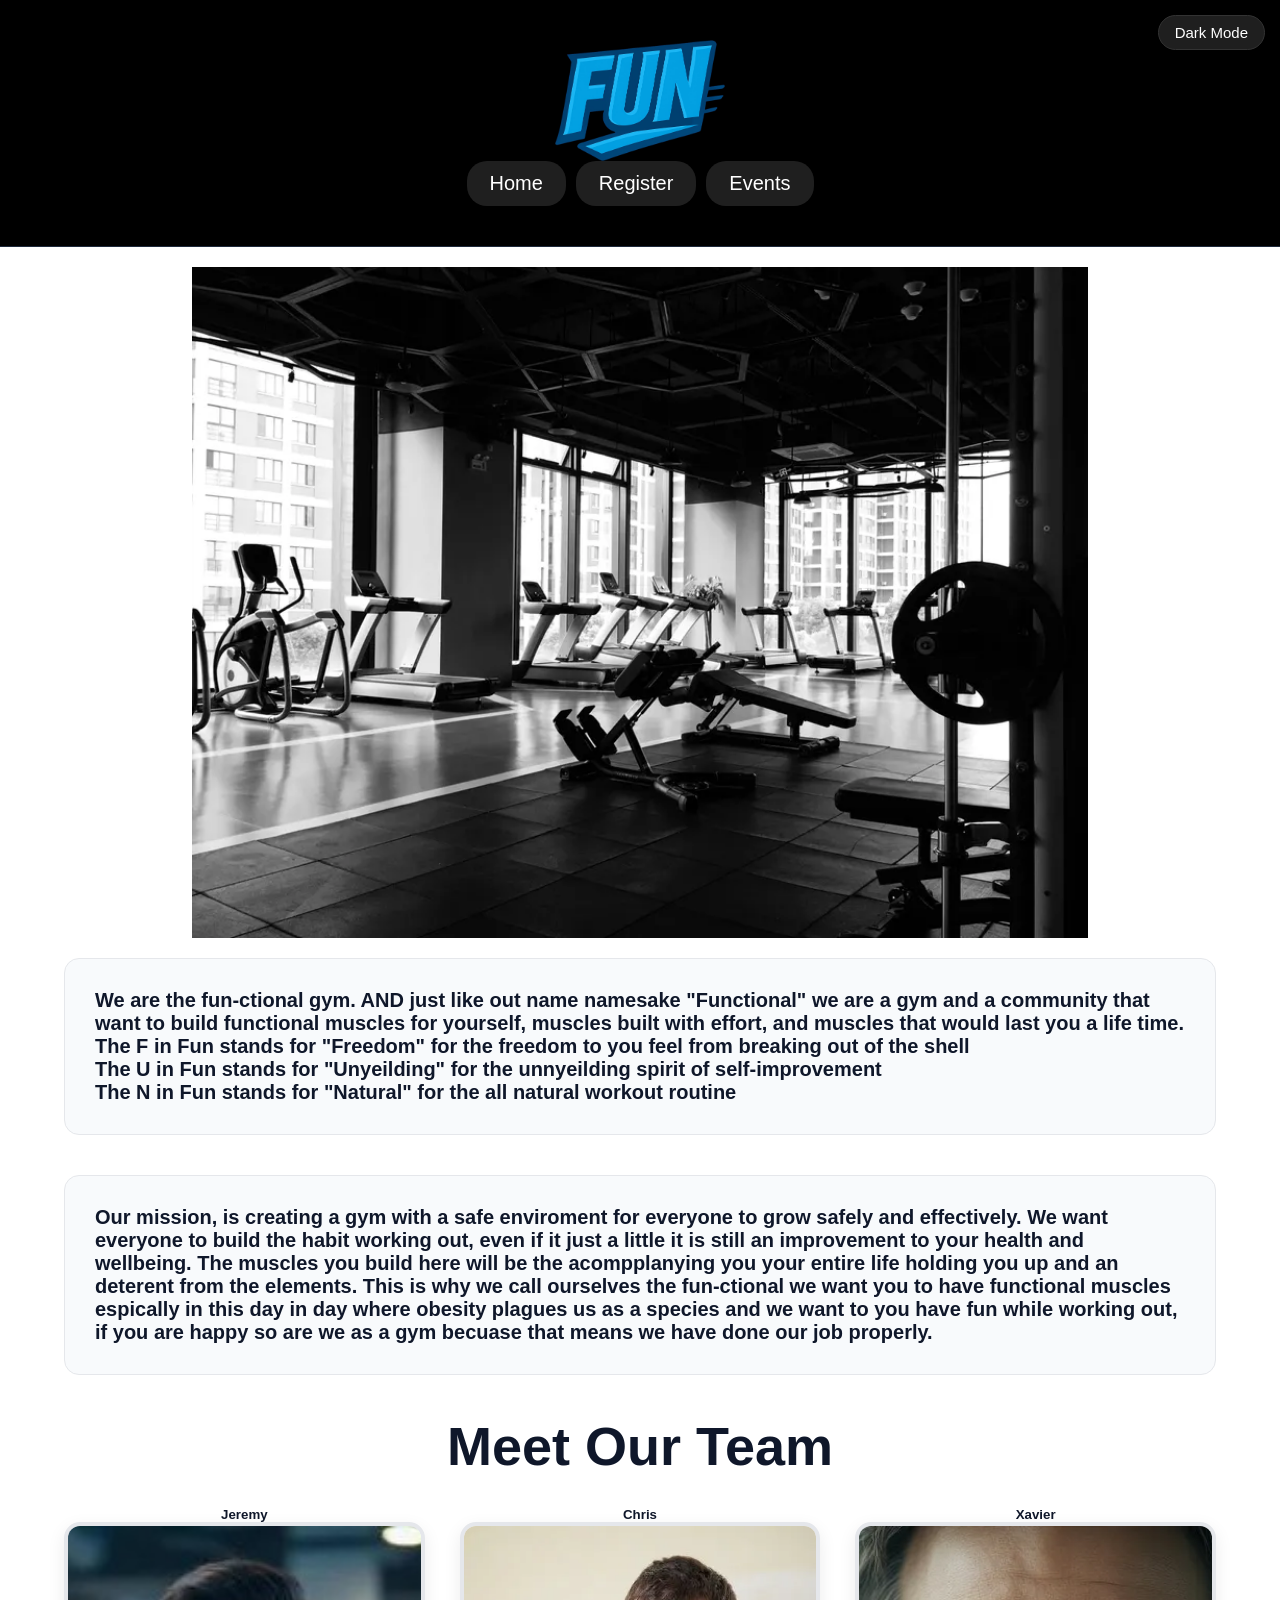
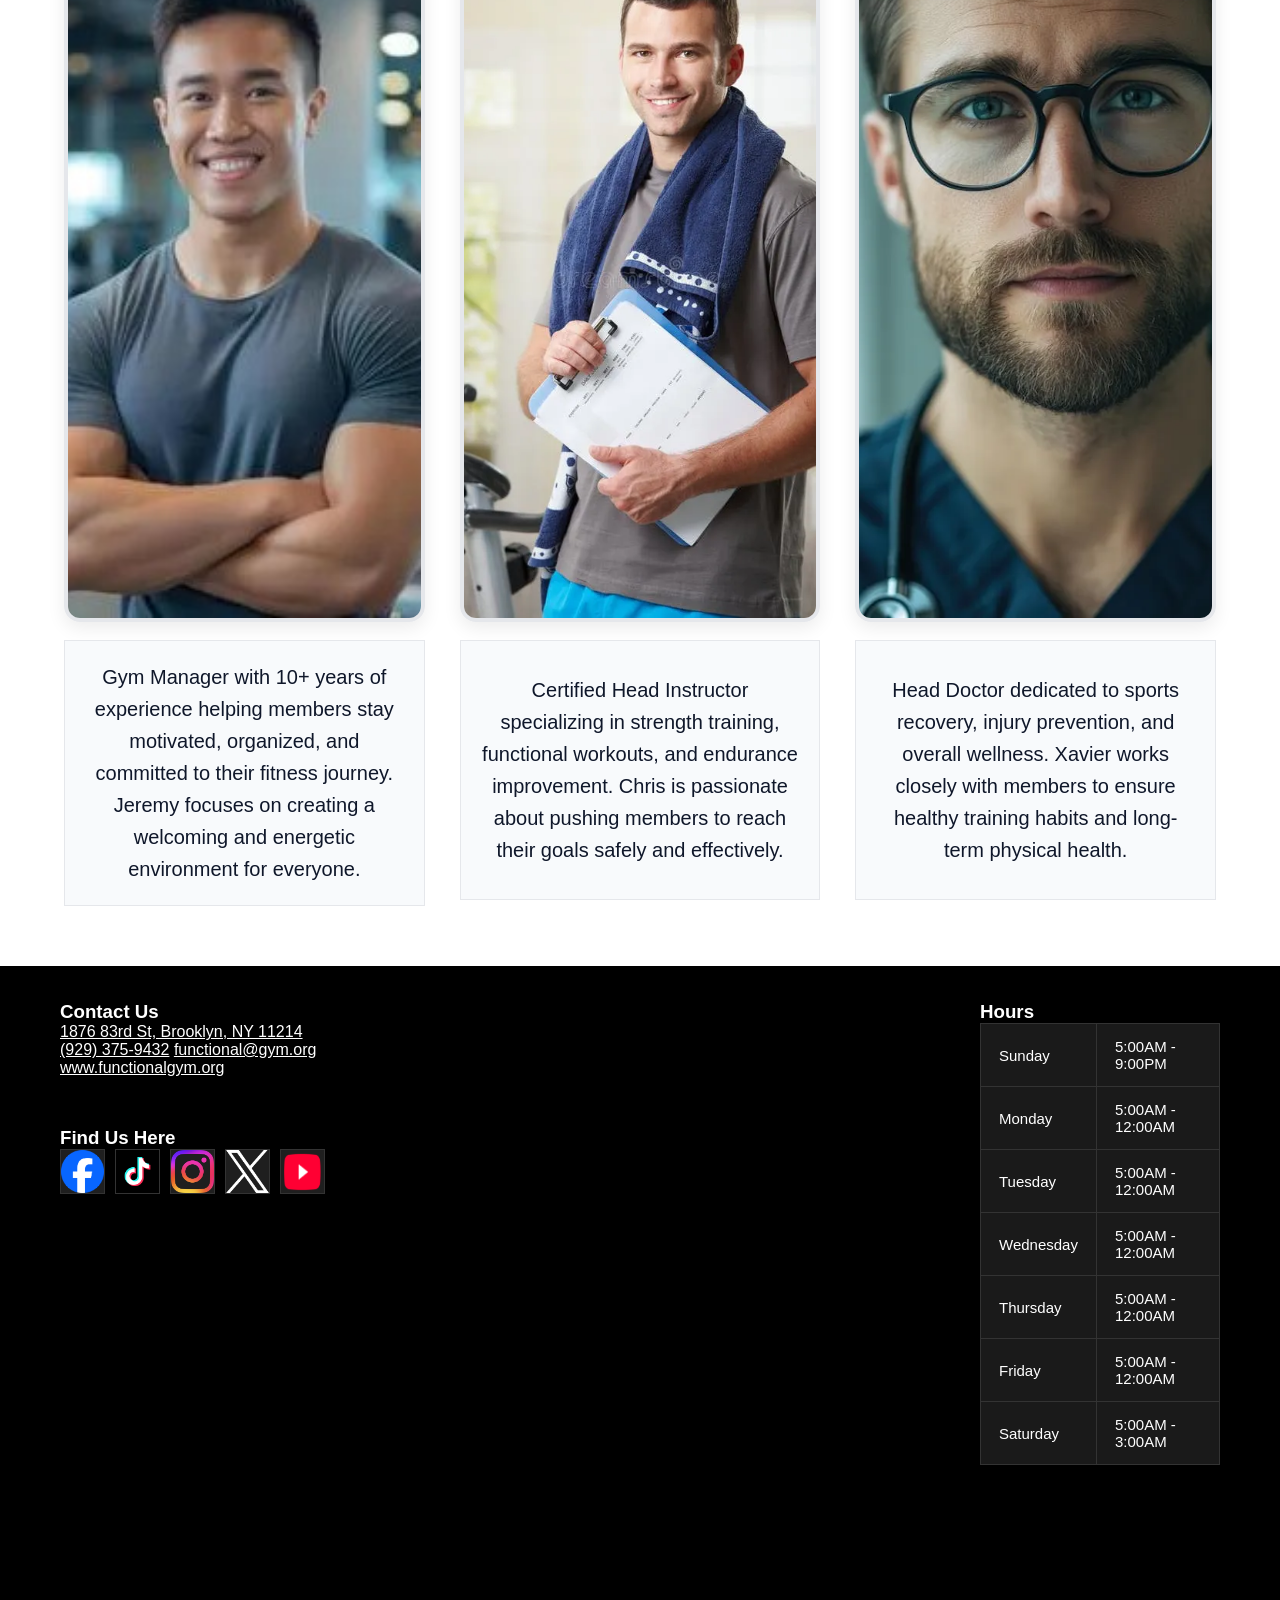
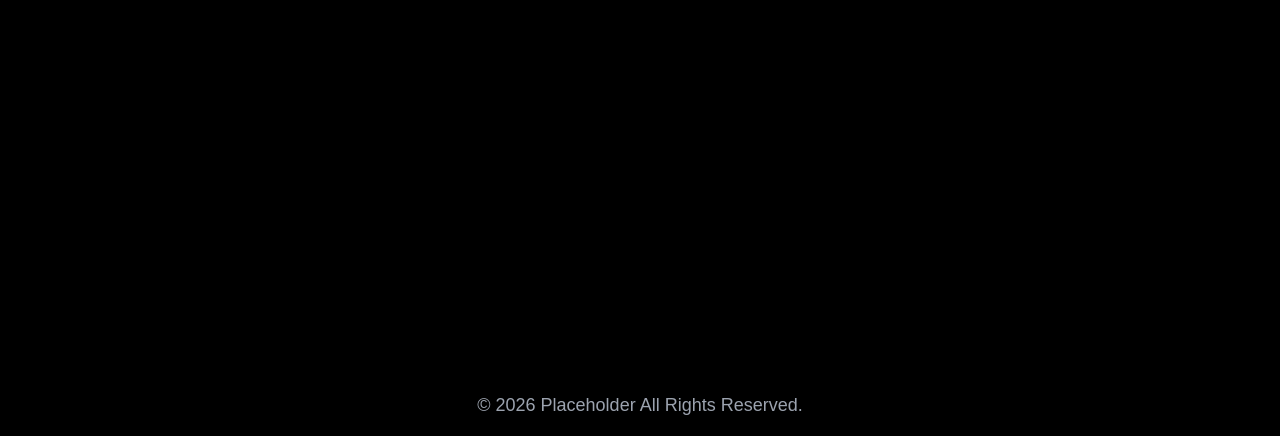
<file: index.html>
<!DOCTYPE html>
<html lang="en">
<head>
  <meta charset="UTF-8" />
  <meta name="viewport" content="width=device-width, initial-scale=1.0"/>
  <title>Fun-ctional Gym Home Page</title>

  <link rel="shortcut icon" href="images/favicon_io/favicon.ico">
  <link rel="stylesheet" href="css/styles.css">
  <script src="scripts/nav.js" defer></script>
</head>

<body>
  <header>
  <!-- Nav -->
    <nav> 
        <div class="nav-dark-light">
            <button id="theme-toggle">Dark Mode</button>
        </div>

        <button class="hamburger" id="hamburger">&#9776;</button>

        <div class="logo-section">
            <img src="images/fun-gym-icon.jpg" alt="The Fun-ctional Gym Logo">
        </div>

        <div class="nav-button">
            <a href="index.html">Home</a>
            <a href="register.html">Register</a>
            <a href="events.html">Events</a>
        </div>
    </nav>

  <!-- Hero -->
  <img src="images/gym.webp" alt="gym equipments" class="hero">
  </header>

  <!-- Main -->
  <main>
  <section>

    <div class="info-box">
      <p>
        We are the fun-ctional gym.
        AND just like out name namesake "Functional" we are a gym and a community that want to build functional muscles for yourself, 
        muscles built with effort, 
        and muscles that would last you a life time.
        <br>The F in Fun stands for "Freedom" for the freedom to you feel from breaking out of the shell
        <br>The U in Fun stands for "Unyeilding" for the unnyeilding spirit of self-improvement 
        <br>The N in Fun stands for "Natural" for the all natural workout routine  
      </p>
    </div>

    <div class="info-box">
      <p>
        Our mission, is creating a gym with a safe enviroment for everyone to grow safely and effectively. We want everyone to build the 
        habit working out, even if it just a little it is still an improvement to your health and wellbeing. The muscles you build here
        will be the acompplanying you your entire life holding you up and an deterent from the elements. This is why we call ourselves 
        the fun-ctional we want you to have functional muscles espically in this day in day where obesity plagues us as a species and 
        we want to you have fun while working out, if you are happy so are we as a gym becuase that means we have done our job properly.
      </p>
    </div>

    <!-- Team -->

    <h2>Meet Our Team</h2>

    <div class="team-grid">

      <div class="team-member">
        <h5>Jeremy</h5>
        <img src="images/manager.jpg" alt="">
        
        <div class="team-card">
          <p>
            Gym Manager with 10+ years of experience helping members stay motivated,
            organized, and committed to their fitness journey. Jeremy focuses on
            creating a welcoming and energetic environment for everyone.
          </p>
        </div>
      </div>

      <div class="team-member">
        <h5>Chris</h5>
        <img src="images/head-instructor.webp" alt="">
        
        <div class="team-card">
          <p>
            Certified Head Instructor specializing in strength training,
            functional workouts, and endurance improvement. Chris is passionate
            about pushing members to reach their goals safely and effectively.
          </p>
        </div>
      </div>

      <div class="team-member">
        <h5>Xavier</h5>
        <img src="images/head-doctor.webp" alt="">
        
        <div class="team-card">
          <p>
            Head Doctor dedicated to sports recovery, injury prevention,
            and overall wellness. Xavier works closely with members to ensure
            healthy training habits and long-term physical health.
          </p>
        </div>
      </div>

  </div>

  </main>

  <!-- Footer -->
   <footer>

  <div class="footer-container">

    <!-- Contact -->
    <div class="footer-contact">

      <div class="contact-us">
        <h3>Contact Us</h3>

        <a href="#"><p>1876 83rd St, Brooklyn, NY 11214</p></a>
        <a href="tel:9293759432">(929) 375-9432</a>
        <a href="mailto:functional@gym.org">functional@gym.org</a>
        <br>
        <a href="#"><p>www.functionalgym.org</p></a>
      </div>

      <h3 class="social-title">Find Us Here</h3>
      
      <div class="socials">
        <a href="#"><img src="images/facebook-logo.png" alt="facebook"></a>
        <a href="#"><img src="images/tiktok-logo.png" alt="tiktok"></a>
        <a href="#"><img src="images/instagram-logo.png" alt="instagram"></a>
        <a href="#"><img src="images/x-logo.png" alt="x"></a>
        <a href="#"><img src="images/youtube-logo.png" alt="youtube"></a>
      </div>

    </div>

    <!-- Hours -->
    <div class="footer-hours">

      <h3>Hours</h3>

      <table class="footer-table">
        <tr><td>Sunday</td><td>5:00AM - 9:00PM</td></tr>
        <tr><td>Monday</td><td>5:00AM - 12:00AM</td></tr>
        <tr><td>Tuesday</td><td>5:00AM - 12:00AM</td></tr>
        <tr><td>Wednesday</td><td>5:00AM - 12:00AM</td></tr>
        <tr><td>Thursday</td><td>5:00AM - 12:00AM</td></tr>
        <tr><td>Friday</td><td>5:00AM - 12:00AM</td></tr>
        <tr><td>Saturday</td><td>5:00AM - 3:00AM</td></tr>
      </table>

    </div>

    <!-- Map -->
      <iframe src="https://www.google.com/maps/embed?pb=!1m14!1m12!1m3!1d24229.07250075038!2d-73.98953568368759!3d40.61589675999351!2m3!1f0!2f0!3f0!3m2!1i1024!2i768!4f13.1!5e0!3m2!1sen!2sus!4v1779131432802!5m2!1sen!2sus" 
                  style="border:0;" 
                  allowfullscreen="" 
                  loading="lazy" 
                  referrerpolicy="no-referrer-when-downgrade"
                  class="map">
      </iframe>

  </div>

  <div class="copyright">
    © 2026 Placeholder All Rights Reserved.
  </div>

</footer>

</body>
</html>
</file>
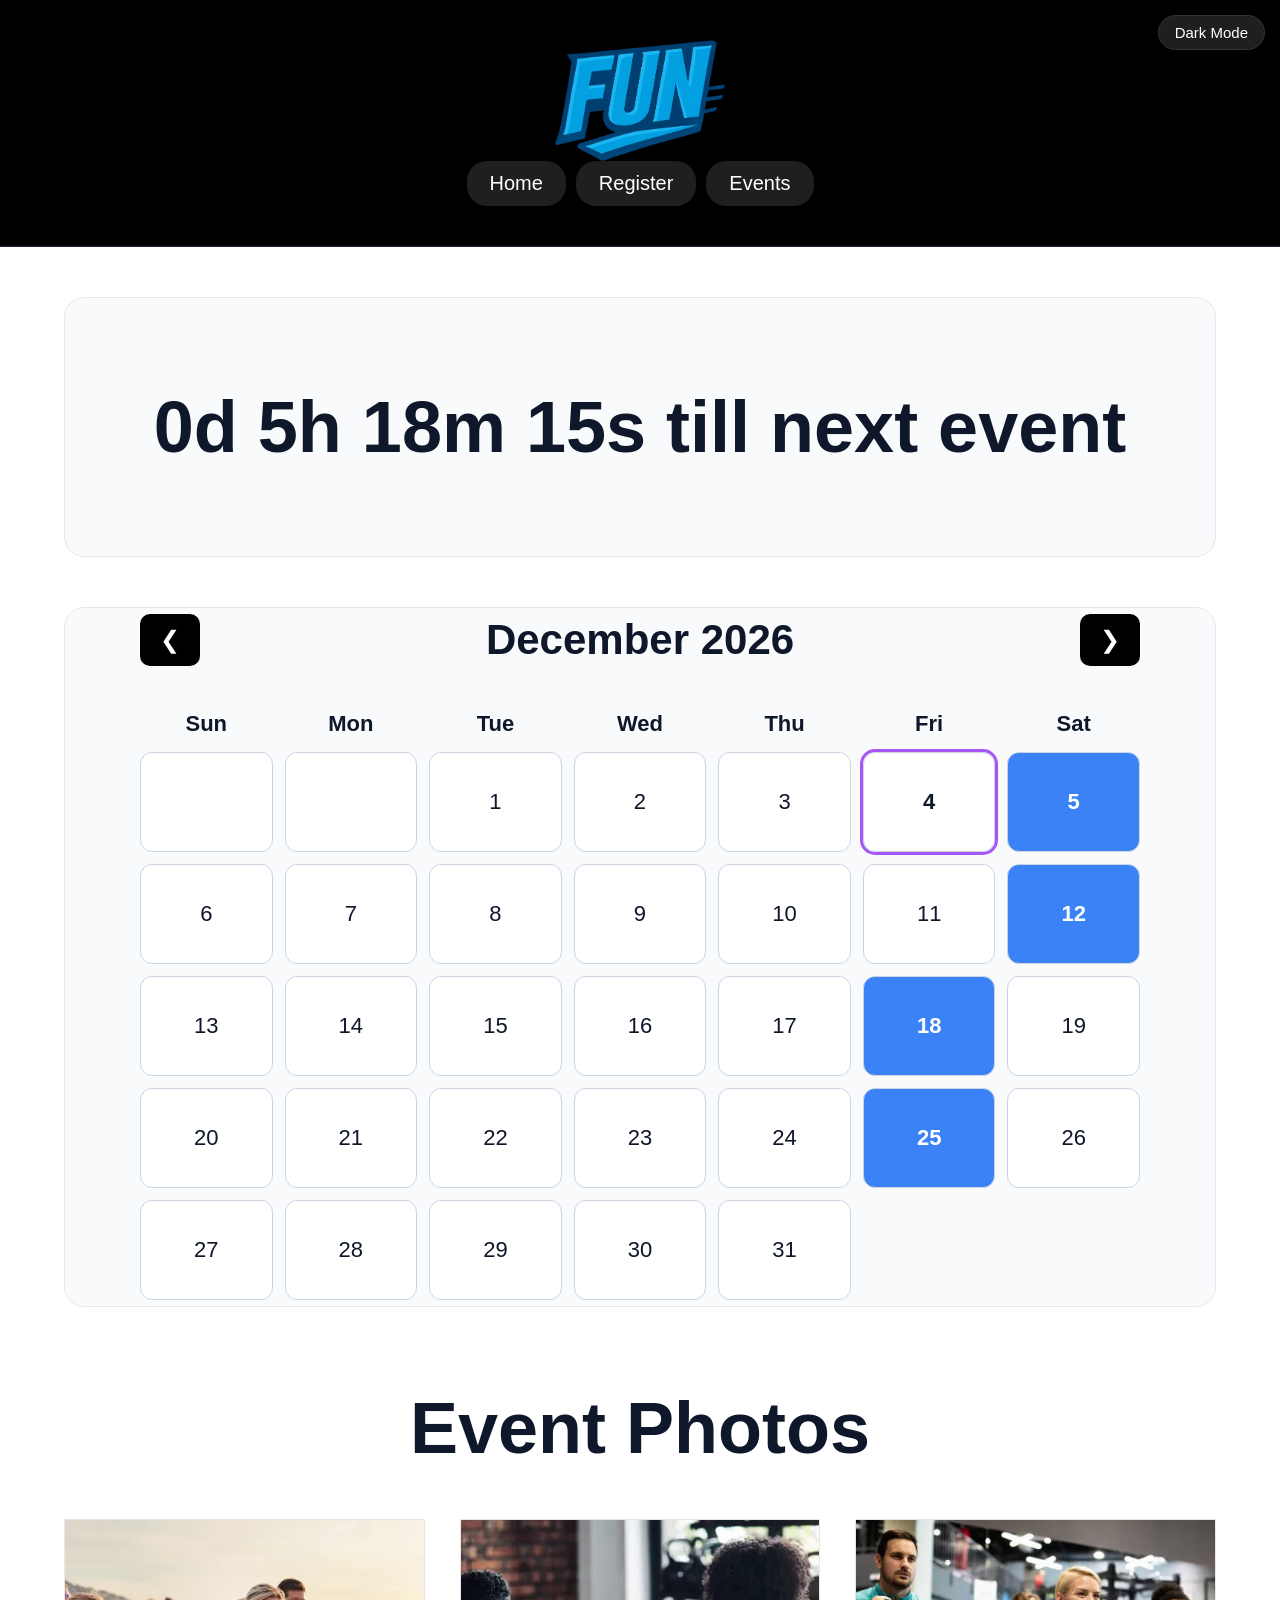
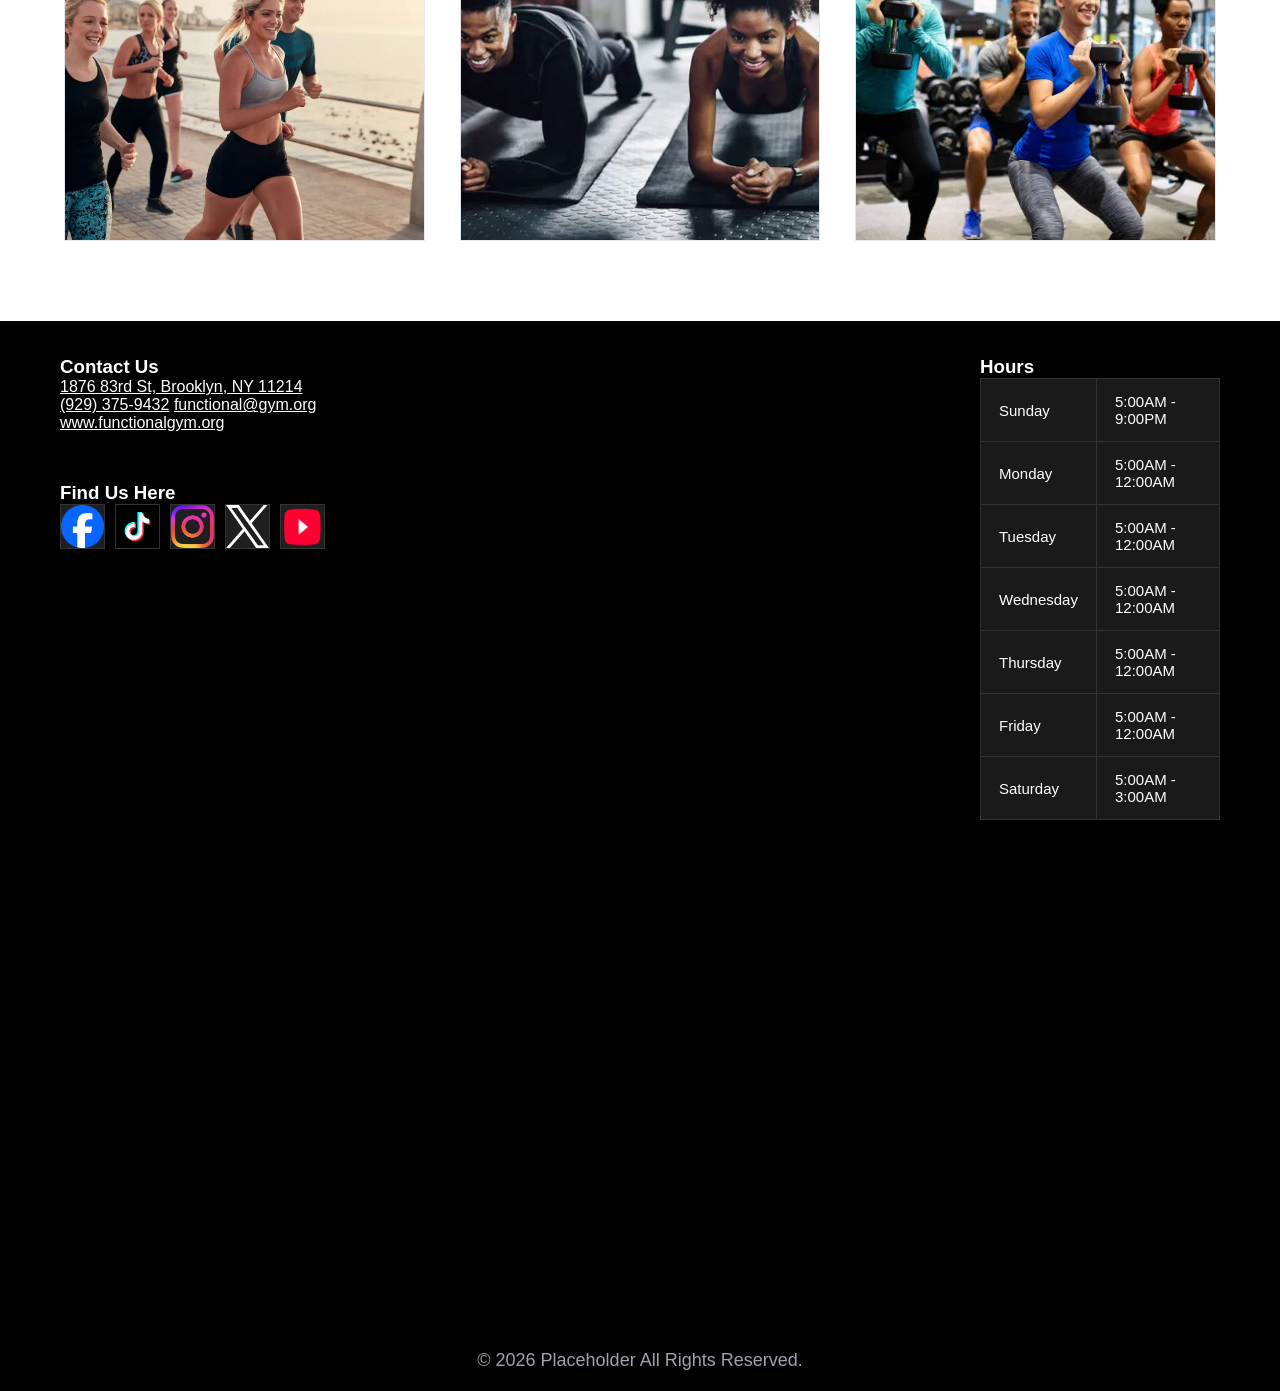
<file: events.html>
<!DOCTYPE html>
<html lang="en">
<head>
  <meta charset="UTF-8" />
  <meta name="viewport" content="width=device-width, initial-scale=1.0"/>
  <title>Fun-ctional Gym Event Page</title>

  <link rel="shortcut icon" href="images/favicon_io/favicon.ico">
  <link rel="stylesheet" href="css/styles.css">
  <script src="scripts/calendar.js" defer></script>
  <script src="scripts/nav.js" defer></script>
</head>

<body>
  <header>
  <!-- Nav -->
    <nav> 
        <div class="nav-dark-light">
            <button id="theme-toggle">Dark Mode</button>
        </div>

        <button class="hamburger" id="hamburger">&#9776;</button>

        <div class="logo-section">
            <img src="images/fun-gym-icon.jpg" alt="The Fun-ctional Gym Logo">
        </div>

        <div class="nav-button">
            <a href="index.html">Home</a>
            <a href="register.html">Register</a>
            <a href="events.html">Events</a>
        </div>
    </nav>
  </header>
  <!-- Main  -->

  <main>

  <section class="events-section">

    <!-- Countdown -->

    <div class="event-box countdown-box">
      <h2 id="countdown">Loading countdown...</h2>
    </div>

    <!-- Calendar -->

    <div class="event-box calendar-box">

  <div class="calendar">

    <div class="calendar-header">
      <button id="prev-month">&#10094;</button>

      <h2 id="month-year"></h2>

      <button id="next-month">&#10095;</button>
    </div>

    <div class="calendar-days">
      <div>Sun</div>
      <div>Mon</div>
      <div>Tue</div>
      <div>Wed</div>
      <div>Thu</div>
      <div>Fri</div>
      <div>Sat</div>
    </div>

    <div class="calendar-dates" id="calendar-dates"></div>

  </div>

</div>

    <!-- Event Photos -->

    <h2 class="event-title">Event Photos</h2>

    <div class="event-gallery">

      <div class="gallery-card">
        <img src="images/running-day.webp" alt="Beachside Running Day">
      </div>

      <div class="gallery-card">
        <img src="images/push-up-comp.webp" alt="Plank Competition">
      </div>

      <div class="gallery-card">
        <img src="images/training.webp" alt="Fitness Training">
      </div>

    </div>

  </section>

</main>

  <!-- Footer -->
   <footer>

  <div class="footer-container">

    <!-- Contact -->
    <div class="footer-contact">

      <div class="contact-us">
        <h3>Contact Us</h3>

        <a href="#"><p>1876 83rd St, Brooklyn, NY 11214</p></a>
        <a href="tel:9293759432">(929) 375-9432</a>
        <a href="mailto:functional@gym.org">functional@gym.org</a>
        <br>
        <a href="#"><p>www.functionalgym.org</p></a>
      </div>

      <h3 class="social-title">Find Us Here</h3>
      
      <div class="socials">
        <a href="#"><img src="images/facebook-logo.png" alt="facebook"></a>
        <a href="#"><img src="images/tiktok-logo.png" alt="tiktok"></a>
        <a href="#"><img src="images/instagram-logo.png" alt="instagram"></a>
        <a href="#"><img src="images/x-logo.png" alt="x"></a>
        <a href="#"><img src="images/youtube-logo.png" alt="youtube"></a>
      </div>

    </div>

    <!-- Hours -->
    <div class="footer-hours">

      <h3>Hours</h3>

      <table class="footer-table">
        <tr><td>Sunday</td><td>5:00AM - 9:00PM</td></tr>
        <tr><td>Monday</td><td>5:00AM - 12:00AM</td></tr>
        <tr><td>Tuesday</td><td>5:00AM - 12:00AM</td></tr>
        <tr><td>Wednesday</td><td>5:00AM - 12:00AM</td></tr>
        <tr><td>Thursday</td><td>5:00AM - 12:00AM</td></tr>
        <tr><td>Friday</td><td>5:00AM - 12:00AM</td></tr>
        <tr><td>Saturday</td><td>5:00AM - 3:00AM</td></tr>
      </table>

    </div>

    <!-- Map -->
      <iframe src="https://www.google.com/maps/embed?pb=!1m14!1m12!1m3!1d24229.07250075038!2d-73.98953568368759!3d40.61589675999351!2m3!1f0!2f0!3f0!3m2!1i1024!2i768!4f13.1!5e0!3m2!1sen!2sus!4v1779131432802!5m2!1sen!2sus" 
                  style="border:0;" 
                  allowfullscreen="" 
                  loading="lazy" 
                  referrerpolicy="no-referrer-when-downgrade"
                  class="map">
       </iframe>

  </div>

  <div class="copyright">
    © 2026 Placeholder All Rights Reserved.
  </div>

</footer>

</body>
</html>
</file>
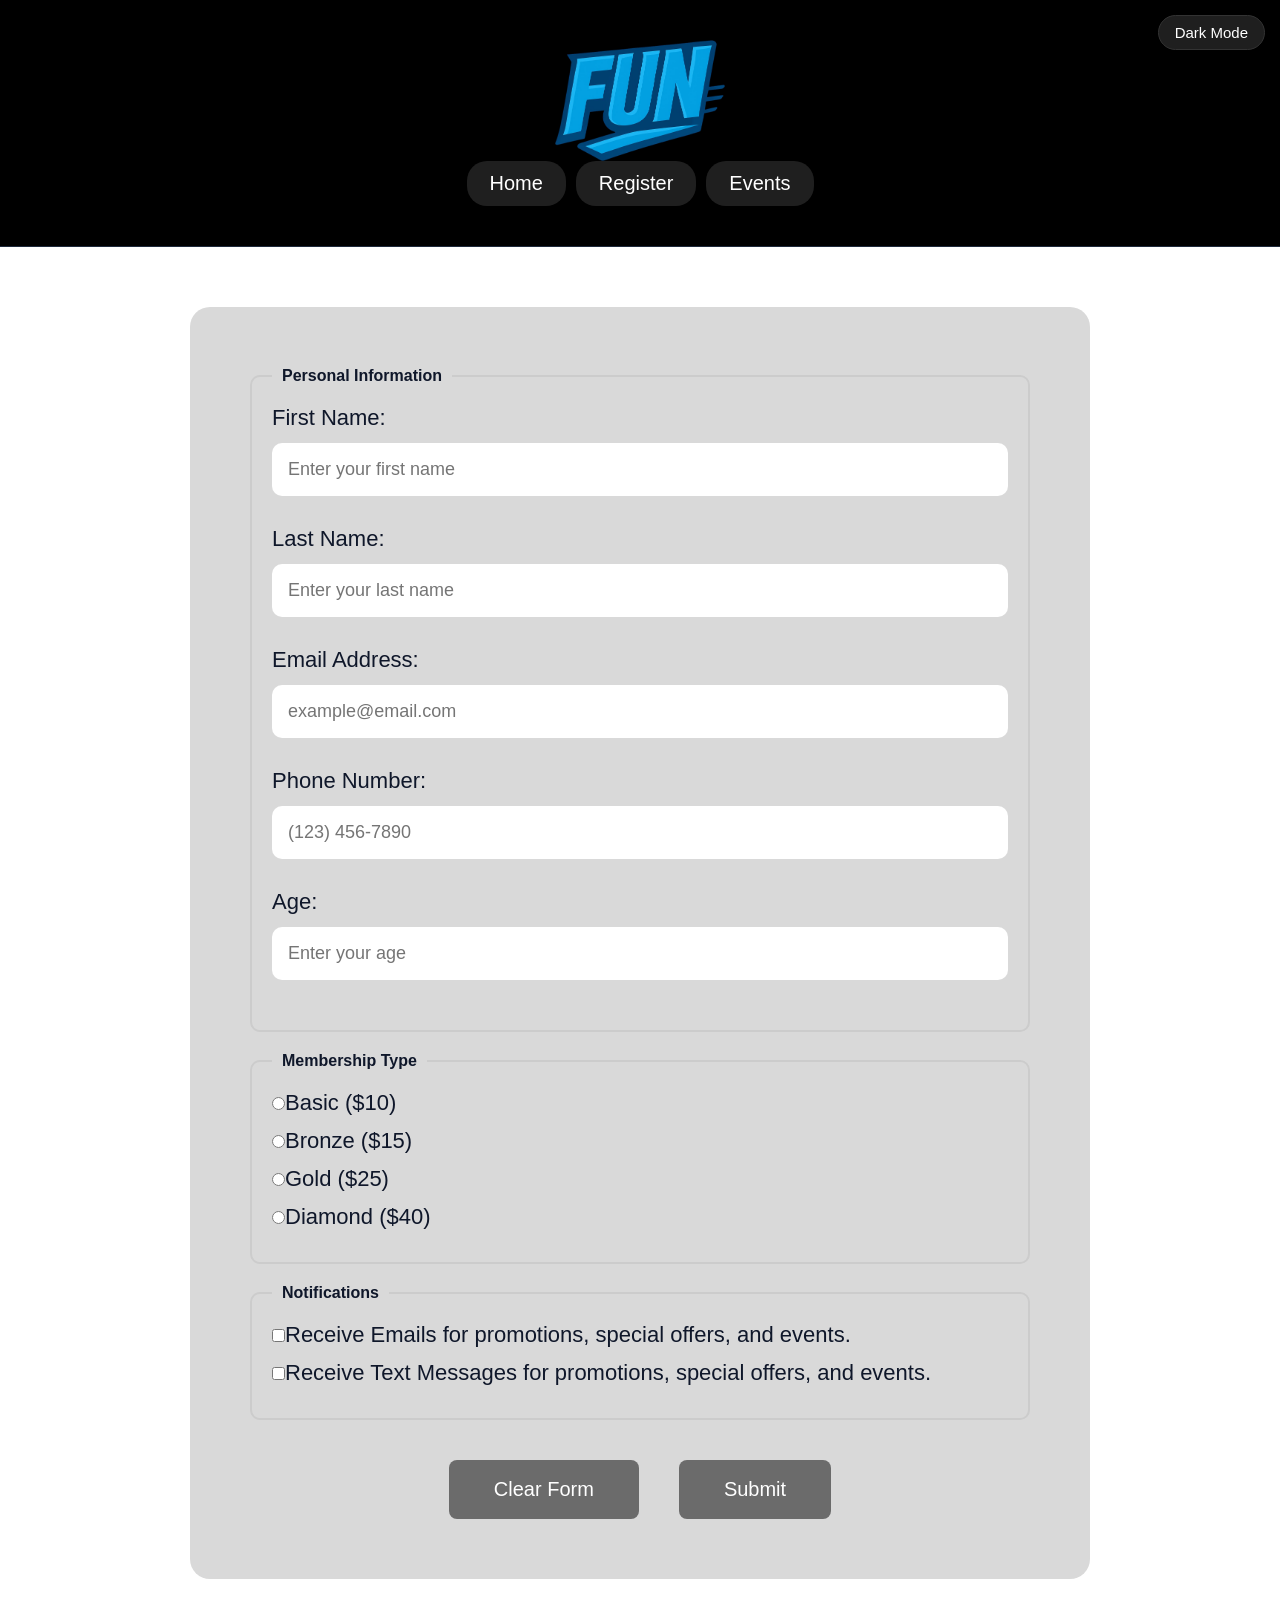
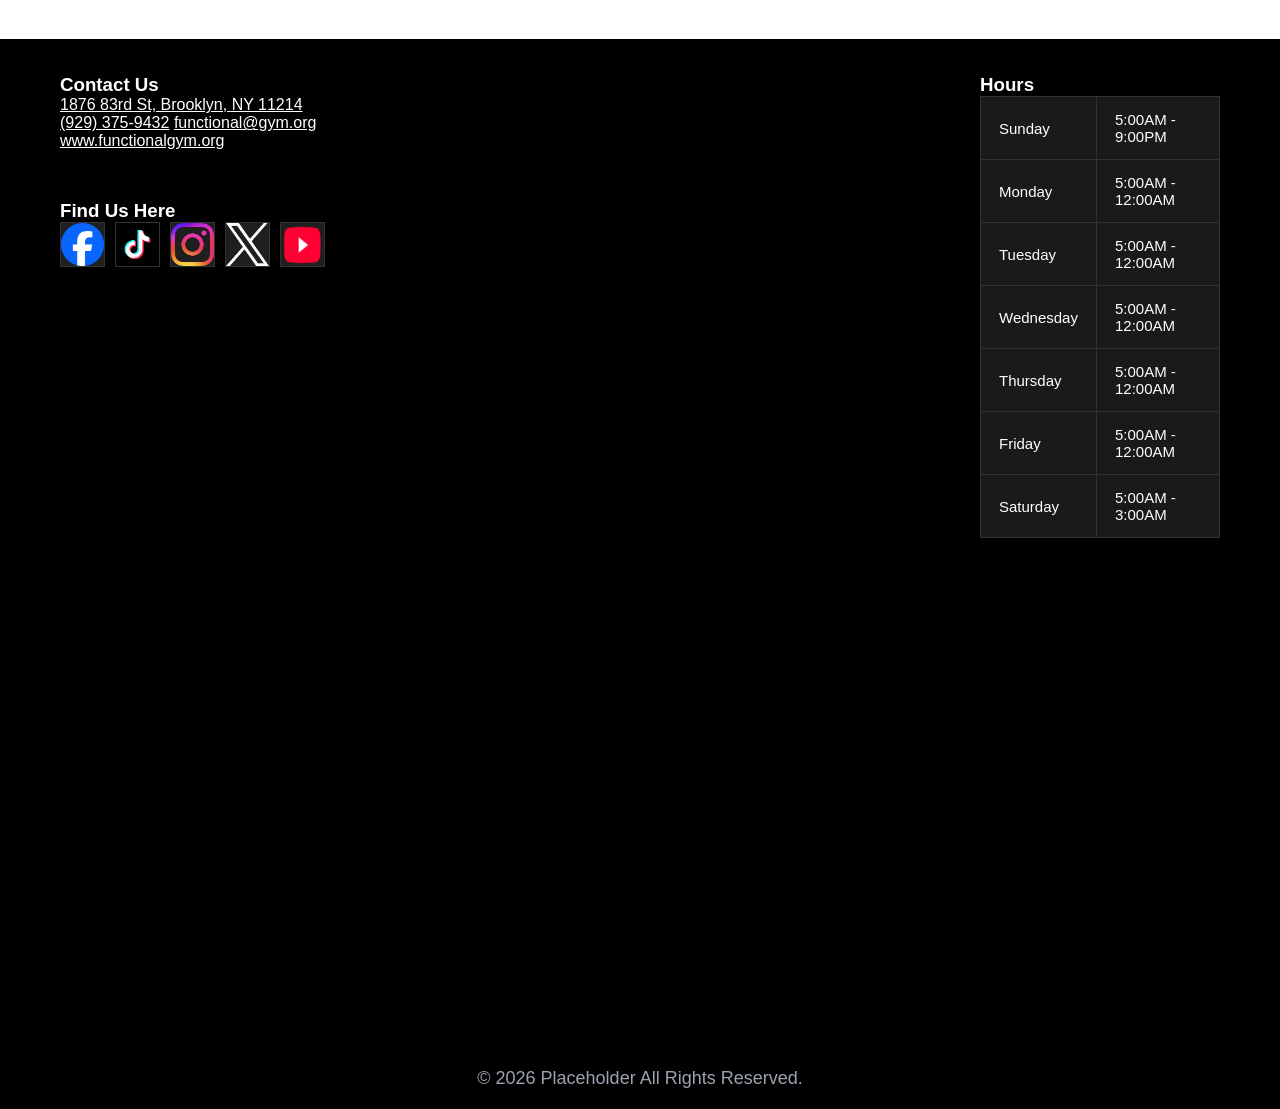
<file: register.html>
<!DOCTYPE html>
<html lang="en">
<head>
  <meta charset="UTF-8" />
  <meta name="viewport" content="width=device-width, initial-scale=1.0"/>
  <title>Fun-ctional Gym Registration Page</title>

  <link rel="shortcut icon" href="images/favicon_io/favicon.ico">
  <link rel="stylesheet" href="css/styles.css">
  <script src="scripts/form.js" defer></script>
  <script src="scripts/nav.js" defer></script>
</head>

<body>
  <header>
  <!-- Nav -->
    <nav> 
        <div class="nav-dark-light">
            <button id="theme-toggle">Dark Mode</button>
        </div>
        
        <button class="hamburger" id="hamburger">&#9776;</button>
        
        <div class="logo-section">
            <img src="images/fun-gym-icon.jpg" alt="The Fun-ctional Gym Logo">
        </div>

        <div class="nav-button">
            <a href="index.html">Home</a>
            <a href="register.html">Register</a>
            <a href="events.html">Events</a>
        </div>
    </nav>
  </header>
  <!-- Main  -->

  <main>
    <section class="register-section">

      <form class="register-form">

          <fieldset>
          <legend>Personal Information</legend>
            <label for="fname">First Name:</label>
            <input type="text" id="fname" name="fname" placeholder="Enter your first name" required>

            <label for="lname">Last Name:</label>
            <input type="text" id="lname" name="lname" placeholder="Enter your last name" required>

            <label for="email">Email Address:</label>
            <input type="email" id="email" name="email" placeholder="example@email.com" required>

            <label for="phone">Phone Number:</label>
            <input type="tel" id="phone" name="phone" placeholder="(123) 456-7890" required>

            <label for="age">Age:</label>
            <input type="number" id="age" name="age" placeholder="Enter your age" required min="1" max="120">
        </fieldset>

        <!-- Membership -->
        <fieldset>
        <legend>Membership Type</legend>
          <label><input type="radio" name="membership" value="basic" required>Basic ($10)</label>
          <label><input type="radio" name="membership" value="bronze">Bronze ($15)</label>
          <label><input type="radio" name="membership" value="gold">Gold ($25)</label>
          <label><input type="radio" name="membership" value="diamond">Diamond ($40)</label>
      </fieldset>

        <!-- Goals -->
        <fieldset>
          <legend>Notifications</legend>
          <label><input type="checkbox">Receive Emails for promotions, special offers, and events.</label>
          <label><input type="checkbox">Receive Text Messages for promotions, special offers, and events.</label>
        </fieldset>

        <!-- Buttons -->
        <div class="form-buttons">
          <button type="reset">Clear Form</button>
          <button type="submit">Submit</button>
        </div>

      </form>

    </section>
  </main>

  <!-- Footer -->
   <footer>

  <div class="footer-container">

    <!-- Contact -->
    <div class="footer-contact">

      <div class="contact-us">
        <h3>Contact Us</h3>

        <a href="#"><p>1876 83rd St, Brooklyn, NY 11214</p></a>
        <a href="tel:9293759432">(929) 375-9432</a>
        <a href="mailto:functional@gym.org">functional@gym.org</a>
        <br>
        <a href="#"><p>www.functionalgym.org</p></a>
      </div>

      <h3 class="social-title">Find Us Here</h3>
      
      <div class="socials">
        <a href="#"><img src="images/facebook-logo.png" alt="facebook"></a>
        <a href="#"><img src="images/tiktok-logo.png" alt="tiktok"></a>
        <a href="#"><img src="images/instagram-logo.png" alt="instagram"></a>
        <a href="#"><img src="images/x-logo.png" alt="x"></a>
        <a href="#"><img src="images/youtube-logo.png" alt="youtube"></a>
      </div>

    </div>

    <!-- Hours -->
    <div class="footer-hours">

      <h3>Hours</h3>

      <table class="footer-table">
        <tr><td>Sunday</td><td>5:00AM - 9:00PM</td></tr>
        <tr><td>Monday</td><td>5:00AM - 12:00AM</td></tr>
        <tr><td>Tuesday</td><td>5:00AM - 12:00AM</td></tr>
        <tr><td>Wednesday</td><td>5:00AM - 12:00AM</td></tr>
        <tr><td>Thursday</td><td>5:00AM - 12:00AM</td></tr>
        <tr><td>Friday</td><td>5:00AM - 12:00AM</td></tr>
        <tr><td>Saturday</td><td>5:00AM - 3:00AM</td></tr>
      </table>

    </div>

    <!-- Map -->
      <iframe src="https://www.google.com/maps/embed?pb=!1m14!1m12!1m3!1d24229.07250075038!2d-73.98953568368759!3d40.61589675999351!2m3!1f0!2f0!3f0!3m2!1i1024!2i768!4f13.1!5e0!3m2!1sen!2sus!4v1779131432802!5m2!1sen!2sus" 
                  style="border:0;" 
                  allowfullscreen="" 
                  loading="lazy" 
                  referrerpolicy="no-referrer-when-downgrade"
                  class="map">
       </iframe>

  </div>

  <div class="copyright">
    © 2026 Placeholder All Rights Reserved.
  </div>

</footer>

</body>
</html>
</file>
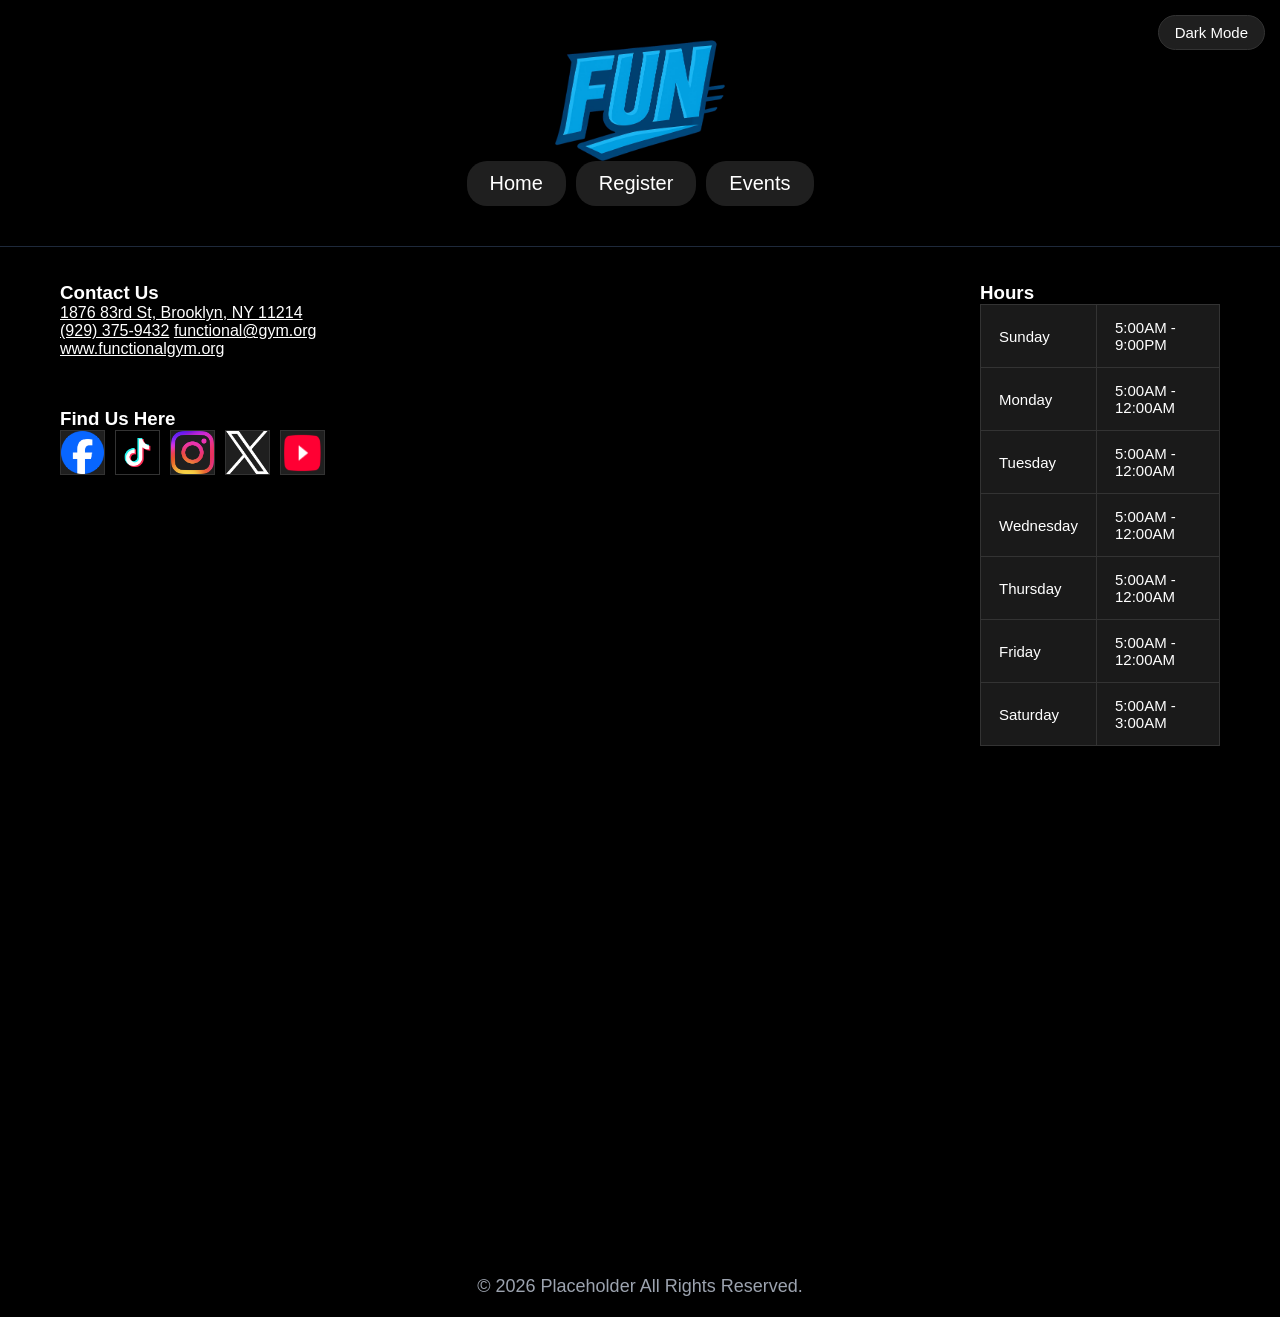
<file: template.html>
<!DOCTYPE html>
<html lang="en">
<head>
  <meta charset="UTF-8" />
  <meta name="viewport" content="width=device-width, initial-scale=1.0"/>
  <title>Fun-ctional Gym Home Page</title>

  <link rel="shortcut icon" href="images/favicon_io/favicon.ico">
  <link rel="stylesheet" href="css/styles.css">
  <script src="scripts/nav.js" defer></script>
</head>

<body>
  <header>
  <!-- Nav -->
    <nav> 
        <div class="nav-dark-light">
            <button id="theme-toggle">Dark Mode</button>
        </div>

        <button class="hamburger" id="hamburger">&#9776;</button>

        <div class="logo-section">
            <img src="images/fun-gym-icon.jpg" alt="The Fun-ctional Gym Logo">
        </div>

        <div class="nav-button">
            <a href="index.html">Home</a>
            <a href="register.html">Register</a>
            <a href="events.html">Events</a>
        </div>
    </nav>
  </header>
  <!-- Main  -->

  <main>

  </main>

  <!-- Footer -->
   <footer>

  <div class="footer-container">

    <!-- Contact -->
    <div class="footer-contact">

      <div class="contact-us">
        <h3>Contact Us</h3>

        <a href="#"><p>1876 83rd St, Brooklyn, NY 11214</p></a>
        <a href="tel:9293759432">(929) 375-9432</a>
        <a href="mailto:functional@gym.org">functional@gym.org</a>
        <br>
        <a href="#"><p>www.functionalgym.org</p></a>
      </div>

      <h3 class="social-title">Find Us Here</h3>
      
      <div class="socials">
        <a href="#"><img src="images/facebook-logo.png" alt="facebook"></a>
        <a href="#"><img src="images/tiktok-logo.png" alt="tiktok"></a>
        <a href="#"><img src="images/instagram-logo.png" alt="instagram"></a>
        <a href="#"><img src="images/x-logo.png" alt="x"></a>
        <a href="#"><img src="images/youtube-logo.png" alt="youtube"></a>
      </div>

    </div>

    <!-- Hours -->
    <div class="footer-hours">

      <h3>Hours</h3>

      <table class="footer-table">
        <tr><td>Sunday</td><td>5:00AM - 9:00PM</td></tr>
        <tr><td>Monday</td><td>5:00AM - 12:00AM</td></tr>
        <tr><td>Tuesday</td><td>5:00AM - 12:00AM</td></tr>
        <tr><td>Wednesday</td><td>5:00AM - 12:00AM</td></tr>
        <tr><td>Thursday</td><td>5:00AM - 12:00AM</td></tr>
        <tr><td>Friday</td><td>5:00AM - 12:00AM</td></tr>
        <tr><td>Saturday</td><td>5:00AM - 3:00AM</td></tr>
      </table>

    </div>

    <!-- Map -->
      <iframe src="https://www.google.com/maps/embed?pb=!1m14!1m12!1m3!1d24229.07250075038!2d-73.98953568368759!3d40.61589675999351!2m3!1f0!2f0!3f0!3m2!1i1024!2i768!4f13.1!5e0!3m2!1sen!2sus!4v1779131432802!5m2!1sen!2sus" 
                  style="border:0;" 
                  allowfullscreen="" 
                  loading="lazy" 
                  referrerpolicy="no-referrer-when-downgrade"
                  class="map">
                  
       </iframe>

  </div>

  <div class="copyright">
    © 2026 Placeholder All Rights Reserved.
  </div>

</footer>

</body>
</html>
</file>
<file: css/styles.css>
*{
  margin:0;
  padding:0;
  box-sizing:border-box;
  font-family:Arial, Helvetica, sans-serif;
}

* {
  scroll-behavior: smooth;
}

html, body{
  margin:0;
  padding:0;
  overflow-x:hidden;
}

body{
  background:#ffffff;
  color:#0f172a;
}

/* Nav */

nav{
  background:#000000;
  display:flex;
  flex-direction:column;
  align-items:center;
  padding:10px;
  transition:0.3s ease;
  border-bottom:1px solid #1e293b;
  position:relative;
}

nav:hover {
  padding: 20px;
}

/* Logo */

.logo-section {
  display: flex;
  justify-content: center;
  align-items: center;
}

.logo-section img {
  width: 100px;
  height: auto;
}

/* Nav buttons*/

.nav-dark-light {
  display: flex;
  gap:10px;
  position: absolute;
  top: 15px;
  right: 15px;
}

.nav-button {
  display:flex;
  justify-content:center;
  gap:10px;
  align-items: center;
  
}

/* HAMBURGER BASE (hidden on desktop) */
.hamburger {
  display: none;
  position: absolute;
  top: 15px;
  left: 15px;

  font-size: 30px;
  background: none;
  border: none;
  color: white;
  cursor: pointer;
}

/* Nav links*/

.nav-button a{
  text-decoration:none;
  color:#ffffff;
  background:#1f1f1f;
  padding:6px 16px;
  border-radius:20px;
  font-size:16px;
  transition:0.3s ease;
  border:1px solid transparent;
}

.nav-button a:hover{
  transform:scale(1.1);
  background:#2a2a2a;
  border:1px solid #3b82f6;
}

/* Dark and Light Mode Button */

#theme-toggle{
  background:#1f1f1f;
  border:1px solid #333;
  color:#ffffff;
  padding:8px 16px;
  border-radius:20px;
  cursor:pointer;
  font-size:15px;
  transition:0.3s ease;
}

#theme-toggle:hover{
  transform:scale(1.1);
  border-color:#3b82f6;
}

/* Hero */

.hero{
  display: block;
  margin: 20px auto;
  width: 70%;
}

/* Section */

section{
  width:90%;
  max-width:1700px;
  margin:auto;
}

.info-box{
  background:#f8fafc;
  border-radius:15px;
  height:auto;
  justify-content:center;
  align-items:center;
  font-size:20px;
  font-weight:bold;
  margin-bottom:40px;
  border:1px solid #e5e7eb;
  padding: 30px
}

/* Heading */

h2{
  text-align:center;
  font-size:54px;
  margin:40px 0 30px;
}

/* Meet Our Team */

.team-grid{
  display:grid;
  grid-template-columns:repeat(3,1fr);
  gap:35px;
  margin-bottom:60px;
}

.team-member{
  text-align:center;
}


.team-member img {
  width: 100%;
  height: 700px;
  object-fit: cover;
  display: block;
  border: 4px solid #e5e7eb;
  border-radius: 16px;
  box-shadow: 0 6px 18px rgba(0, 0, 0, 0.08);
}

.team-card{
  background:#f8fafc;
  min-height:260px;
  padding:20px;
  display:flex;
  justify-content:center;
  align-items:center;
  margin-top:18px;
  border:1px solid #e5e7eb;
}

.team-card p{
  font-size:20px;
  line-height:1.6;
  font-weight:normal;
  text-align:center;
}

/* Register Form */

.register-section{
  width:90%;
  max-width:900px;
  margin:60px auto;
}

.register-form{
  background:#d9d9d9;
  padding:60px;
  border-radius:20px;
}

.register-form h2{
  text-align:left;
  font-size:48px;
  margin-bottom:40px;
}

.register-form h3{
  font-size:42px;
  margin:50px 0 25px;
}

.register-form label{
  display:block;
  font-size:22px;
  margin-bottom:12px;
}

.register-form input[type="text"],
.register-form input[type="email"],
.register-form input[type="tel"],
.register-form input[type="number"]{
  width:100%;
  padding:16px;
  margin-bottom:30px;
  border:none;
  border-radius:10px;
  font-size:18px;
}

.membership-options{
  display:flex;
  flex-direction:column;
  gap:20px;
}

.membership-options label{
  display:flex;
  align-items:center;
  gap:15px;
}

.membership-options input{
  width:22px;
  height:22px;
}

textarea{
  width:100%;
  height:220px;
  padding:20px;
  resize:none;
  border:none;
  border-radius:10px;
  font-size:18px;
  margin-bottom:40px;
  background:#3a3a3a;
  color:white;
}

.checkbox-group{
  border-top:1px solid #999;
  border-bottom:1px solid #999;
  padding:30px 0;
}

.checkbox-group label{
  display:flex;
  align-items:flex-start;
  gap:15px;
  margin-bottom:25px;
  line-height:1.5;
}

.checkbox-group input{
  width:22px;
  height:22px;
  margin-top:5px;
}

.form-buttons{
  display:flex;
  justify-content:center;
  gap:40px;
  margin-top:40px;
}

.form-buttons button{
  background:#6b6b6b;
  color:white;
  border:none;
  padding:18px 45px;
  border-radius:8px;
  font-size:20px;
  cursor:pointer;
  transition:0.3s ease;
}

.form-buttons button:hover{
  background:#4b4b4b;
  transform:scale(1.05);
}

fieldset {
  border: 2px solid #ccc;
  padding: 20px;
  margin-bottom: 20px;
  border-radius: 10px;
}

legend {
  font-weight: bold;
  padding: 0 10px;
}

/* Events Page */

.events-section{
  width:90%;
  max-width:1700px;
  margin:50px auto 80px;
}

.event-box{
  background:#f8fafc;
  border:1px solid #e5e7eb;
  border-radius:20px;

  display:flex;
  justify-content:center;
  align-items:center;

  margin-bottom:50px;
  text-align:center;
}

/* Countdown */

.countdown-box{
  min-height:260px;
}

.countdown-box h2{
  font-size:72px;
  margin:0;
}

/* Calendar */

.calendar-box{
  min-height:700px;
}

.calendar-box h2{
  font-size:68px;
  margin:0;
}

.calendar{
  width:100%;
  max-width:1000px;
}

.calendar-header{
  display:flex;
  justify-content:space-between;
  align-items:center;
  margin-bottom:30px;
}

.calendar-header h2{
  font-size:42px;
  margin:0;
}

.calendar-header button{
  background:#000000;
  color:white;
  border:none;
  padding:12px 20px;
  font-size:24px;
  border-radius:10px;
  cursor:pointer;
  transition:0.3s ease;
}

.calendar-header button:hover{
  background:#1e293b;
  border:1px solid #3b82f6;
}

.calendar-days,
.calendar-dates{
  display:grid;
  grid-template-columns:repeat(7,1fr);
  gap:12px;
}

.calendar-days div{
  font-weight:bold;
  font-size:22px;
  text-align:center;
  padding:15px 0;
}

.calendar-dates div{
  background:#ffffff;
  border:1px solid #cbd5e1;
  min-height:100px;

  display:flex;
  justify-content:center;
  align-items:center;

  font-size:22px;
  border-radius:12px;
}

.today {
  outline: 3px solid #a855f7;
  background: #f3e8ff;
  font-weight: bold;
}

/* Event Day */

.event-day{
  background:#3b82f6 !important;
  color:white;
  font-weight:bold;
}

/* Event Photos */

.event-title{
  text-align:center;
  font-size:72px;
  margin:80px 0 50px;
}

.event-gallery{
  display:grid;
  grid-template-columns:repeat(3,1fr);
  gap:35px;
}

.gallery-card{
  background:#f8fafc;
  border:1px solid #e5e7eb;
  overflow:hidden;
}

.gallery-card img{
  width:100%;
  height:320px;
  object-fit:cover;
  display:block;
}

.gallery-card img:hover{
  transform:scale(1.03);
  transition:0.3s ease;
}


/* Footer */

footer{
  background:#000000;
  color:#ffffff;

  width:100vw;        
  position:relative;

  left:50%;
  right:50%;
  margin-left:-50vw;  
  margin-right:-50vw;

  padding:35px 0 20px;
}

.footer-container{
  display:flex;
  justify-content:space-between;
  gap:40px;
  flex-wrap:wrap;
  max-width:1100px; 
  margin:0 auto;     
  padding:0 20px;    
}

.footer-contact .contact-us a{
  color: white;
}

.socials{
  display:flex;
  gap:10px;
}

.social-title{
  margin-top: 50px;
}

.socials img{
  display:flex;
  gap:10px;
  width:22px;
  height:22px;
  background:#1f1f1f;
  border:1px solid #333;
}

.footer-table{
  width:240px;
  border-collapse:collapse;
  background:#1a1a1a;
}

.footer-table td{
  border:1px solid #333;
  color:#ffffff;
  padding:6px 10px;
  font-size:12px;
}

.map{
 width: 300px;
 height: 220px;
}

.copyright{
  text-align:center;
  margin-top:30px;
  font-size:12px;
  color:#9ca3af;
}

/* Dark Mode */

.dark-mode{
  background:#0f172a;
  color:#e5e7eb;
}

.dark-mode nav{
  background:#0b1220;
  border-bottom:1px solid #1e293b;
}

.dark-mode .nav-button a{
  background:#1e293b;
  color:#e5e7eb;
  border:1px solid transparent;
}

.dark-mode .nav-button a:hover{
  background:#111c33;
  border:1px solid #3b82f6;
}

.dark-mode #theme-toggle{
  background:#1e293b;
  color:#e5e7eb;
  border:1px solid #334155;
}

.dark-mode .hero{
  background:linear-gradient(135deg, #0b1220, #1e293b);
  color:#60a5fa;
}

.dark-mode .info-box,
.dark-mode .team-card,
.dark-mode .team-member img{
  background:#1e293b;
  border:1px solid #334155;
}

.dark-mode footer{
  background:#0b1220;
  color:#e5e7eb;
}

.dark-mode .socials div{
  background:#1e293b;
  border:1px solid #334155;
}

.dark-mode .footer-table{
  background:#1e293b;
}

.dark-mode .footer-table td{
  color:#e5e7eb;
  border:1px solid #334155;
}

.dark-mode .register-form{
  background:#1e293b;
}

.dark-mode .register-form input,
.dark-mode textarea{
  background:#0f172a;
  color:#e5e7eb;
  border:1px solid #334155;
}

.dark-mode .checkbox-group{
  border-color:#334155;
}

.dark-mode .form-buttons button{
  background:#334155;
}

.dark-mode .form-buttons button:hover{
  background:#475569;
}

.dark-mode .event-box,
.dark-mode .gallery-card{
  background:#1e293b;
  border:1px solid #334155;
}

.dark-mode .event-title,
.dark-mode .event-box h2{
  color:#e5e7eb;
}

.dark-mode .calendar-dates div{
  background:#0f172a;
  border:1px solid #334155;
  color:#e5e7eb;
}

.dark-mode .calendar-header button{
  background:#334155;
}

/* EVENT DAY override in dark mode */
.dark-mode .event-day {
  background:#3b82f6 !important;
  color:white;
}

.dark-mode .event-day.today {
  background: linear-gradient(135deg, #3b82f6 50%, #334155 50%);
  color: white;
}

.dark-mode .team-member img {
  border: 4px solid #334155;
  box-shadow: 0 6px 18px rgba(0, 0, 0, 0.35);
}

@media (max-width: 600px) {

  h2 {
    font-size: 32px;
  }

  .nav-button {
    flex-direction: column;
    gap: 8px;
  }

  .hero {
    width: 95%;
  }

  .team-grid {
    grid-template-columns: 1fr;
  }

  .team-member img {
    height: 400px;
  }

  .event-gallery {
    grid-template-columns: 1fr;
  }

  .calendar-days div,
  .calendar-dates div {
    font-size: 14px;
    min-height: 60px;
  }

  .countdown-box h2 {
    font-size: 32px;
  }

  .calendar-box h2 {
    font-size: 28px;
  }

  .register-form {
    padding: 25px;
  }

  .footer-container {
    flex-direction: column;
    text-align: center;
  }

  .map {
    width: 100%;
    height: 250px;
  }

  nav {
    position: relative;
  }

  .logo-section {
    position: absolute;
    left: 50%;
    transform: translateX(-50%);
    top: 15px;
  }

  .logo-section img {
    width: 80px;
  }

  nav {
    position: fixed;
    top: 0;
    left: 0;
    width: 100%;
    z-index: 2000;
    background: #000;
  }

  main {
    padding-top: 120px;
  }

  .logo-section {
    position: absolute;
    left: 50%;
    transform: translateX(-50%);
    top: 15px;
  }

  .logo-section img {
    width: 80px;
  }

  .hamburger {
    display: block;
    position: absolute;
    top: 15px;
    left: 15px;
    z-index: 2100;
  }

  .nav-dark-light {
    position: absolute;
    top: 15px;
    right: 15px;
    z-index: 2100;
  }

  .nav-button {
    display: none;
    flex-direction: column;
    width: 100%;
    gap: 12px;
    margin-top: 80px;
    padding-bottom: 20px;
  }

  nav.active .nav-button {
    display: flex;
    animation: drop 0.25s ease;
  }

  nav.active {
    padding-bottom: 30px;
  }

  nav {
    align-items: flex-start;
    box-shadow: 0 10px 30px rgba(0,0,0,0.25);
  }
  .footer-container {
  flex-direction: column;
  align-items: center;
  text-align: center;
}

.footer-contact,
.footer-hours {
  display: flex;
  flex-direction: column;
  align-items: center;
  text-align: center;
}

.footer-contact .contact-us a {
  display: block;
  text-align: center;
}

.socials {
  justify-content: center;
}

.footer-table {
  margin: 0 auto;
}

.map {
  display: block;
  margin: 20px auto;
  width: 100%;
  max-width: 320px;
  height: 220px;
}

.copyright {
  text-align: center;

}
}

@media (min-width: 601px) and (max-width: 1024px) {

  .team-grid {
    grid-template-columns: repeat(2, 1fr);
  }

  .event-gallery {
    grid-template-columns: repeat(2, 1fr);
  }

  .team-member img {
    height: 500px;
  }

  .hero {
    width: 85%;
  }

  .calendar {
    max-width: 90%;
  }

  .countdown-box h2 {
    font-size: 48px;
  }

  .calendar-box h2 {
    font-size: 40px;
  }

  nav {
    position: relative;
  }

  .logo-section {
    position: absolute;
    left: 50%;
    transform: translateX(-50%);
    top: 15px;
  }

  .logo-section img {
    width: 80px;
  }

  nav {
    position: fixed;
    top: 0;
    left: 0;
    width: 100%;
    z-index: 2000;
    background: #000;
  }

  main {
    padding-top: 120px;
  }

  .logo-section {
    position: absolute;
    left: 50%;
    transform: translateX(-50%);
    top: 15px;
  }

  .logo-section img {
    width: 80px;
  }

  .hamburger {
    display: block;
    position: absolute;
    top: 15px;
    left: 15px;
    z-index: 2100;
  }

  .nav-dark-light {
    position: absolute;
    top: 15px;
    right: 15px;
    z-index: 2100;
  }

  .nav-button {
    display: none;
    flex-direction: column;
    width: 100%;
    gap: 12px;
    margin-top: 80px;
    padding-bottom: 20px;
  }

  nav.active .nav-button {
    display: flex;
    animation: drop 0.25s ease;
  }

  nav.active {
    padding-bottom: 30px;
  }

  nav {
    align-items: flex-start;
    box-shadow: 0 10px 30px rgba(0,0,0,0.25);
  }

  .footer-container {
  flex-direction: column;
  align-items: center;
  text-align: center;
}

.footer-contact,
.footer-hours {
  display: flex;
  flex-direction: column;
  align-items: center;
  text-align: center;
}

.footer-contact .contact-us a {
  display: block;
  text-align: center;
}

.socials {
  justify-content: center;
}

.footer-table {
  width: 500px;
  margin: 0 auto;
}

.map {
  display: block;
  margin: 20px auto;
  width: 100%;
  max-width: 320px;
  height: 220px;
}

.copyright {
  text-align: center;
}
}

@media (min-width: 1025px) {
  .event-gallery {
    grid-template-columns: repeat(3, 1fr);
  }

  .team-grid {
    grid-template-columns: repeat(3, 1fr);
  }

  nav {
    min-height: 220px;
    padding: 40px 20px;
  }

  .logo-section img {
    width: 170px;
  }

  .nav-button a {
    font-size: 20px;
    padding: 10px 22px;
  }

  /* Footer */

  .footer-container{
    max-width:1600px;
    padding:0 60px;
    gap:80px;
  }

  .map{
    width:600px;
    height:420px;
  }

  .socials img{
    width:45px;
    height:45px;
  }

  .footer-table td{
    font-size:15px;
    padding:14px 18px;
  }

  .copyright{
    font-size:18px;
  }
}
</file>
